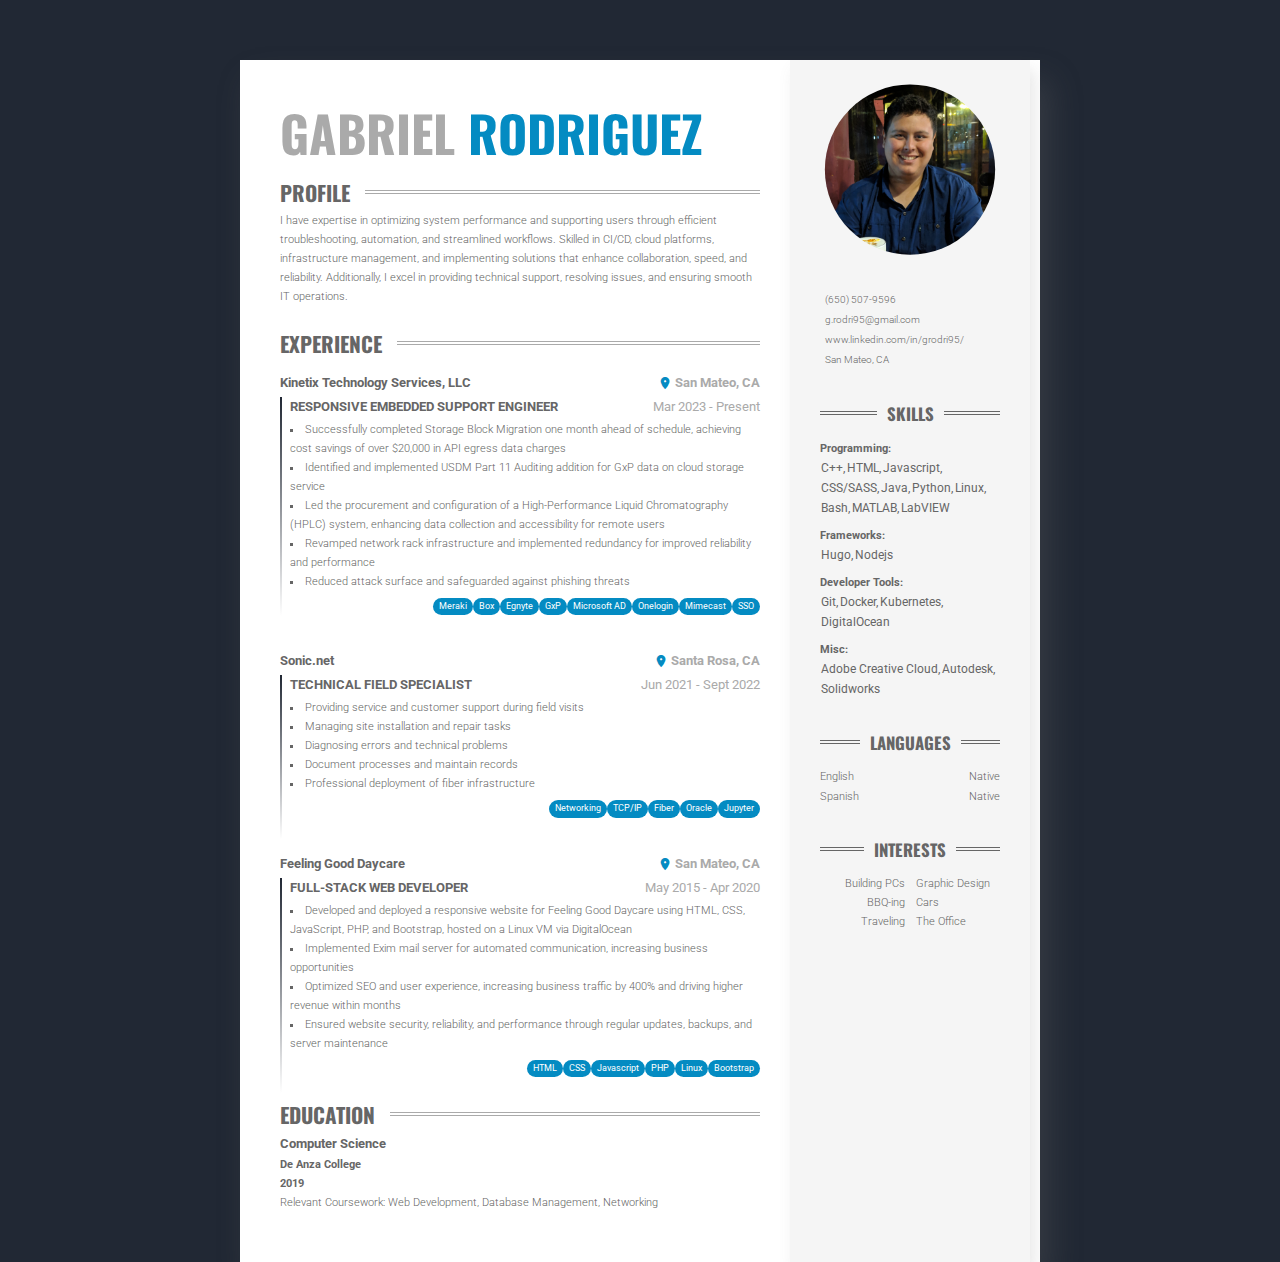
<file: index.html>
<!doctype html><html lang=en><head><meta name=generator content="Hugo 0.143.1"><meta charset=UTF-8><meta name=viewport content="width=device-width,initial-scale=1"><title>Gabriel Rodriguez Resume</title>
<link rel=canonical href=https://thagabe.github.io/><link rel=stylesheet href="https://fonts.googleapis.com/css?family=Oswald"><link rel=stylesheet href="https://fonts.googleapis.com/css?family=Roboto"><link rel=stylesheet href="https://fonts.googleapis.com/icon?family=Material+Icons"><link rel=stylesheet href=https://cdnjs.cloudflare.com/ajax/libs/font-awesome/5.15.3/css/all.min.css integrity="sha512-iBBXm8fW90+nuLcSKlbmrPcLa0OT92xO1BIsZ+ywDWZCvqsWgccV3gFoRBv0z+8dLJgyAHIhR35VZc2oM/gI1w==" crossorigin=anonymous referrerpolicy=no-referrer><link rel=stylesheet href=/style.main.min.acd518457d5bff2ce5421b2563161010fdb88df9d1d6163969a692fbd23375f3.css integrity="sha256-rNUYRX1b/yzlQhslYxYQEP24jfnR1hY5aaaS+9IzdfM=" crossorigin=anonymous media=screen,print><meta property="og:title" content="Gabriel Rodriguez Resume"><meta property="og:url" content="https://thagabe.github.io/"><meta property="og:type" content="website"><meta property="og:image" content="https://thagabe.github.io/img/2.jpg"><meta property="og:description" content="I have expertise in optimizing system performance and supporting users through efficient troubleshooting, automation, and streamlined workflows. Skilled in CI/CD, cloud platforms, infrastructure …"><meta name=description content="I have expertise in optimizing system performance and supporting users through efficient troubleshooting, automation, and streamlined workflows. Skilled in CI/CD, cloud platforms, infrastructure …"><script async src="https://www.googletagmanager.com/gtag/js?id=Resume"></script><script>var dnt,doNotTrack=!1;if(!1&&(dnt=navigator.doNotTrack||window.doNotTrack||navigator.msDoNotTrack,doNotTrack=dnt=="1"||dnt=="yes"),!doNotTrack){window.dataLayer=window.dataLayer||[];function gtag(){dataLayer.push(arguments)}gtag("js",new Date),gtag("config","Resume")}</script></head><body><div class=content><div class=content__left><h1 class=mainHeading>Gabriel <span>Rodriguez</span></h1><div id=profile class=section><div class=section__heading><h2 class=section__title>Profile</h2></div><div class=section__content><p>I have expertise in optimizing system performance and supporting users through efficient troubleshooting, automation, and streamlined workflows. Skilled in CI/CD, cloud platforms, infrastructure management, and implementing solutions that enhance collaboration, speed, and reliability. Additionally, I excel in providing technical support, resolving issues, and ensuring smooth IT operations.</p></div></div><div id=experience class=section><div class=section__heading><h2 class=section__title>Experience</h2></div><div class=section__content><div class=experience><div class=experience__item><div class=experience__header><h3 class=experience__company>Kinetix Technology Services, LLC</h3><h3 class=experience__place>San Mateo, CA</h3></div><div class=experience__job><div class=experience__subheader><h3 class=experience__position>Responsive Embedded Support Engineer</h3><h3 class=experience__date>Mar 2023 - Present</h3></div><ul><li class=experience__bullet>Successfully completed Storage Block Migration one month ahead of schedule, achieving cost savings of over $20,000 in API egress data charges</li><li class=experience__bullet>Identified and implemented USDM Part 11 Auditing addition for GxP data on cloud storage service</li><li class=experience__bullet>Led the procurement and configuration of a High-Performance Liquid Chromatography (HPLC) system, enhancing data collection and accessibility for remote users</li><li class=experience__bullet>Revamped network rack infrastructure and implemented redundancy for improved reliability and performance</li><li class=experience__bullet>Reduced attack surface and safeguarded against phishing threats</li></ul><div class=experience__badges><ul><li class=experience__badge>Meraki</li><li class=experience__badge>Box</li><li class=experience__badge>Egnyte</li><li class=experience__badge>GxP</li><li class=experience__badge>Microsoft AD</li><li class=experience__badge>Onelogin</li><li class=experience__badge>Mimecast</li><li class=experience__badge>SSO</li></ul></div></div></div><div class=experience__item><div class=experience__header><h3 class=experience__company>Sonic.net</h3><h3 class=experience__place>Santa Rosa, CA</h3></div><div class=experience__job><div class=experience__subheader><h3 class=experience__position>Technical Field Specialist</h3><h3 class=experience__date>Jun 2021 - Sept 2022</h3></div><ul><li class=experience__bullet>Providing service and customer support during field visits</li><li class=experience__bullet>Managing site installation and repair tasks</li><li class=experience__bullet>Diagnosing errors and technical problems</li><li class=experience__bullet>Document processes and maintain records</li><li class=experience__bullet>Professional deployment of fiber infrastructure</li></ul><div class=experience__badges><ul><li class=experience__badge>Networking</li><li class=experience__badge>TCP/IP</li><li class=experience__badge>Fiber</li><li class=experience__badge>Oracle</li><li class=experience__badge>Jupyter</li></ul></div></div></div><div class=experience__item><div class=experience__header><h3 class=experience__company>Feeling Good Daycare</h3><h3 class=experience__place>San Mateo, CA</h3></div><div class=experience__job><div class=experience__subheader><h3 class=experience__position>Full-Stack Web Developer</h3><h3 class=experience__date>May 2015 - Apr 2020</h3></div><ul><li class=experience__bullet>Developed and deployed a responsive website for Feeling Good Daycare using HTML, CSS, JavaScript, PHP, and Bootstrap, hosted on a Linux VM via DigitalOcean</li><li class=experience__bullet>Implemented Exim mail server for automated communication, increasing business opportunities</li><li class=experience__bullet>Optimized SEO and user experience, increasing business traffic by 400% and driving higher revenue within months</li><li class=experience__bullet>Ensured website security, reliability, and performance through regular updates, backups, and server maintenance</li></ul><div class=experience__badges><ul><li class=experience__badge>HTML</li><li class=experience__badge>CSS</li><li class=experience__badge>Javascript</li><li class=experience__badge>PHP</li><li class=experience__badge>Linux</li><li class=experience__badge>Bootstrap</li></ul></div></div></div></div></div></div><div id=education class=section><div class=section__heading><h2 class=section__title>Education</h2></div><div class=section__content><div class=education__item><h3 class=education__title>Computer Science</h3><h4 class=education__place>De Anza College</h4><h4 class=education__date>2019</h4><div class=education__description>Relevant Coursework: Web Development, Database Management, Networking</div></div></div></div></div><div class=content__right><div class="sideSection avatar"><div class=avatar__container><img class=avatar__img src=img/2.jpg alt="photo of me"></div></div><div class="sideSection contact"><ul><li class=contact__item><i class="fas fa-phone"></i><span>(650) 507-9596</span></li><li class=contact__item><i class="fas fa-envelope"></i><span>g.rodri95@gmail.com</span></li><li class=contact__item><i class="fas fa-globe"></i><span>www.linkedin.com/in/grodri95/</span></li><li class=contact__item><i class="fas fa-map-marker-alt"></i><span>San Mateo, CA</span></li></ul></div><div class=sideSection><div class=sideSection__heading><h2 class=sideSection__title>Skills</h2></div><div class=sideSection__content><ul class=skills><li><ul class=skills__group><span>Programming</span><br><li>C++</li><li>HTML</li><li>Javascript</li><li>CSS/SASS</li><li>Java</li><li>Python</li><li>Linux</li><li>Bash</li><li>MATLAB</li><li>LabVIEW</li></ul><ul class=skills__group><span>Frameworks</span><br><li>Hugo</li><li>Nodejs</li></ul><ul class=skills__group><span>Developer Tools</span><br><li>Git</li><li>Docker</li><li>Kubernetes</li><li>DigitalOcean</li></ul><ul class=skills__group><span>Misc</span><br><li>Adobe Creative Cloud</li><li>Autodesk</li><li>Solidworks</li></ul></li></ul></div></div><div class=sideSection><div class=sideSection__heading><h2 class=sideSection__title>Languages</h2></div><div class=sideSection__content><ul class=language><li class=language__item><div class=language__name>English</div><div class=language__level>Native</div></li><li class=language__item><div class=language__name>Spanish</div><div class=language__level>Native</div></li></ul></div></div><div class=sideSection><div class=sideSection__heading><h2 class=sideSection__title>Interests</h2></div><div class=sideSection__content><ul class=interests><li class=interests__item>Building PCs</li><li class=interests__item>BBQ-ing</li><li class=interests__item>Traveling</li><li class=interests__item>Graphic Design</li><li class=interests__item>Cars</li><li class=interests__item>The Office</li></ul></div></div></div></div></body></html>
</file>
